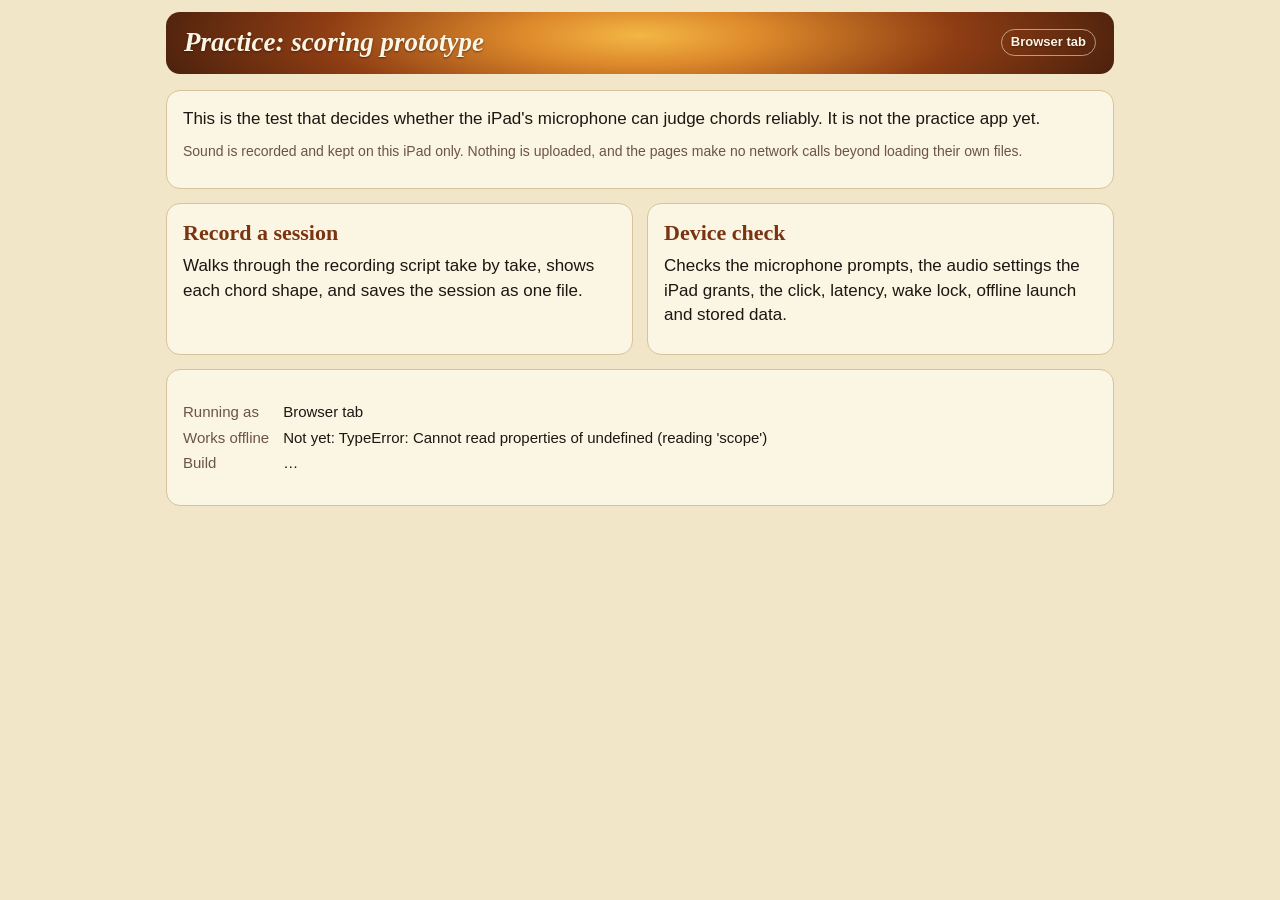
<file: index.html>
<!doctype html>
<html lang="en">
<head>
  <meta charset="utf-8">
  <meta name="viewport" content="width=device-width, initial-scale=1, viewport-fit=cover">
  <meta name="apple-mobile-web-app-capable" content="yes">
  <meta name="apple-mobile-web-app-title" content="Practice">
  <meta name="theme-color" content="#2a130a">
  <title>Practice</title>
  <link rel="manifest" href="manifest.webmanifest">
  <link rel="apple-touch-icon" href="icons/icon-180.png">
  <link rel="stylesheet" href="css/style.css">
</head>
<body>
  <header class="top">
    <h1>Practice: scoring prototype</h1>
    <span id="mode-chip" class="chip"></span>
  </header>
  <main>
    <div class="panel">
      <p>This is the test that decides whether the iPad's microphone can judge chords reliably. It is not the practice app yet.</p>
      <p class="small">Sound is recorded and kept on this iPad only. Nothing is uploaded, and the pages make no network calls beyond loading their own files.</p>
    </div>
    <div class="cards">
      <a class="card-link" href="capture.html">
        <div class="panel">
          <h2>Record a session</h2>
          <p>Walks through the recording script take by take, shows each chord shape, and saves the session as one file.</p>
        </div>
      </a>
      <a class="card-link" href="device-check.html">
        <div class="panel">
          <h2>Device check</h2>
          <p>Checks the microphone prompts, the audio settings the iPad grants, the click, latency, wake lock, offline launch and stored data.</p>
        </div>
      </a>
    </div>
    <div class="panel" style="margin-top:14px">
      <dl class="kv">
        <dt>Running as</dt><dd id="mode"></dd>
        <dt>Works offline</dt><dd id="offline">checking…</dd>
        <dt>Build</dt><dd id="build">…</dd>
      </dl>
    </div>
  </main>
  <script type="module" src="js/home.js"></script>
</body>
</html>
</file>
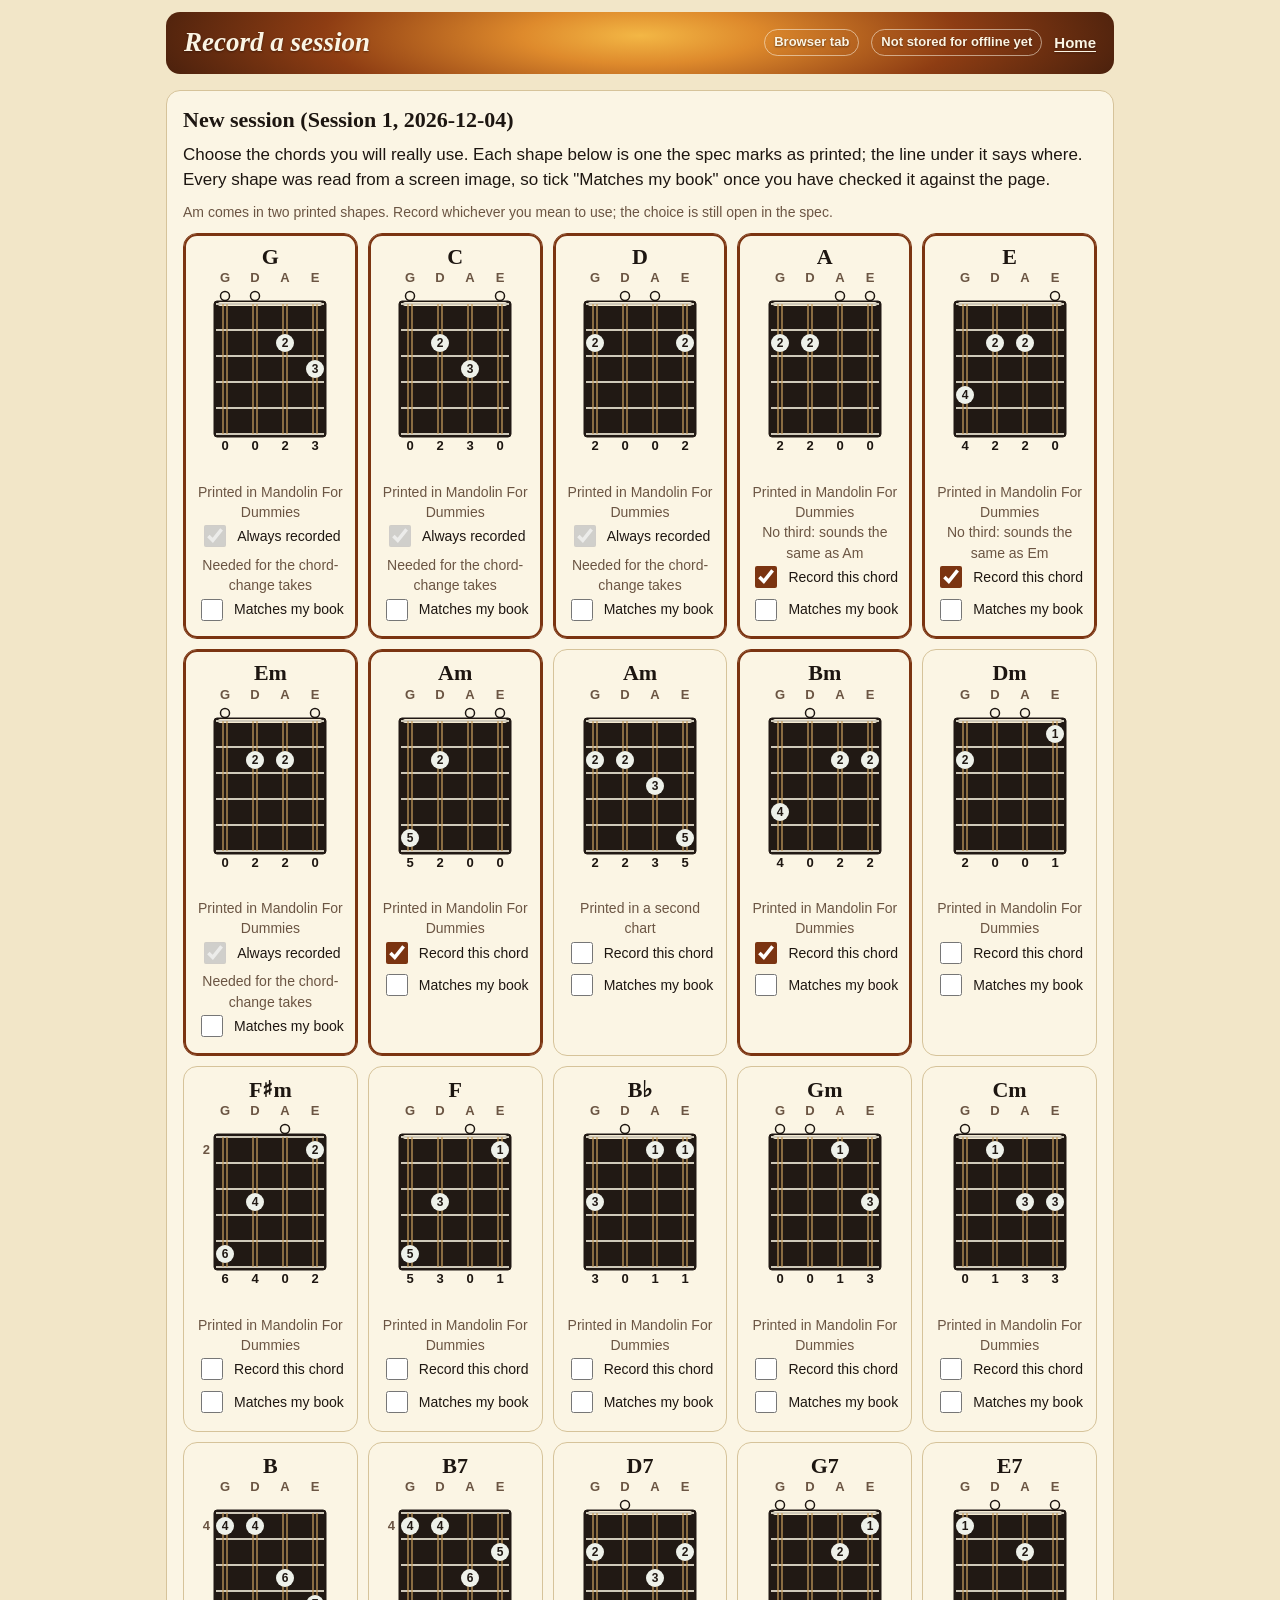
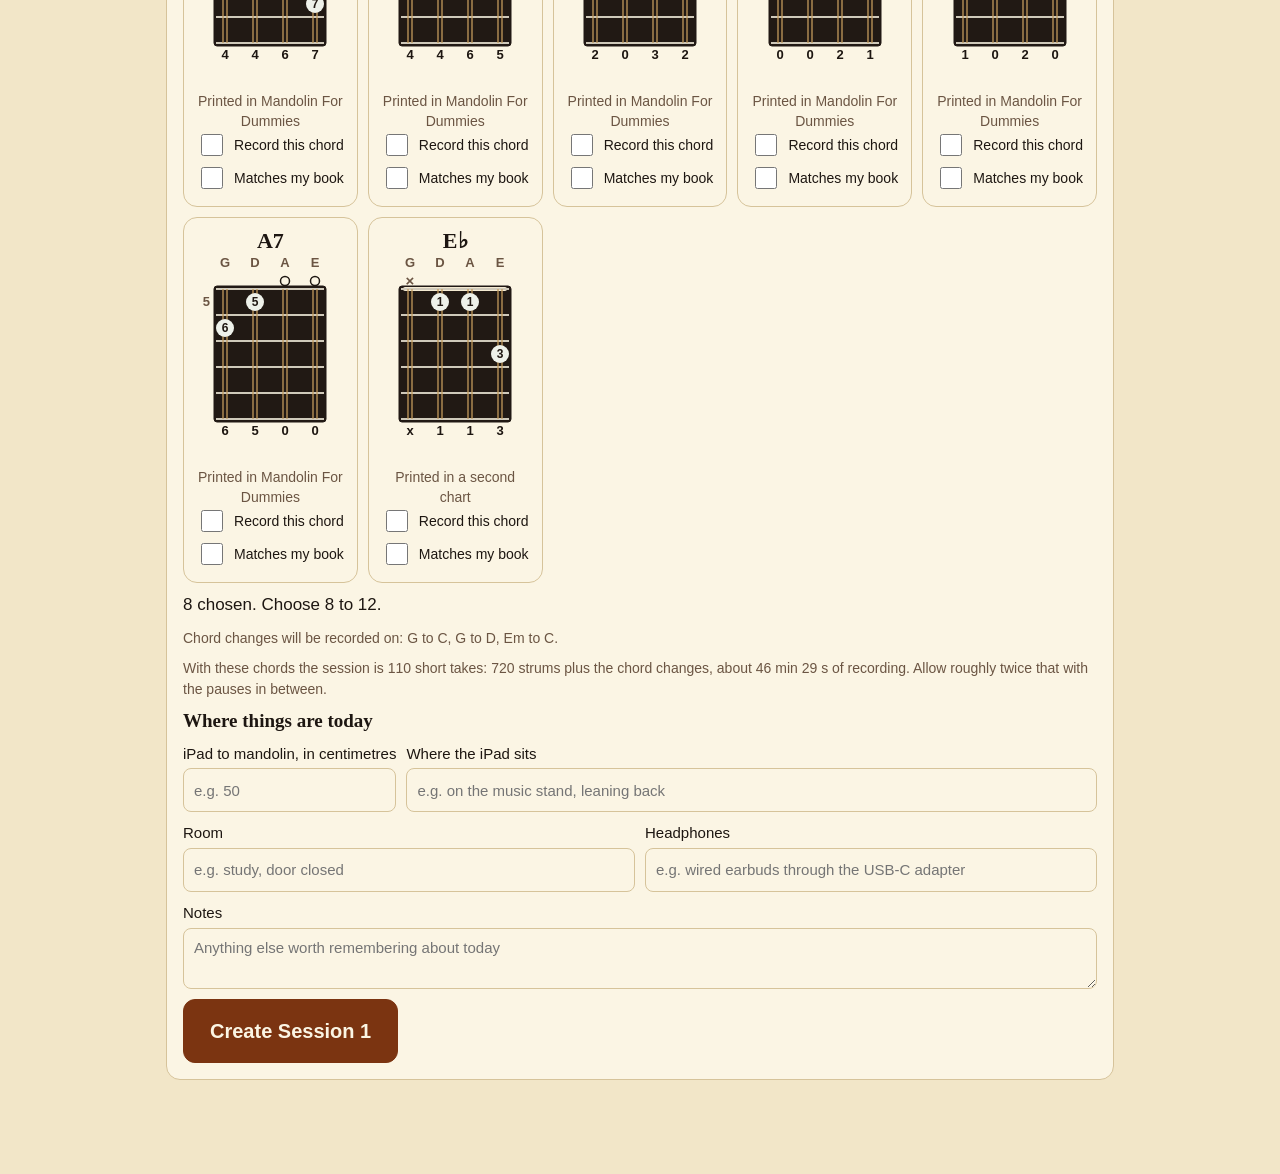
<file: capture.html>
<!doctype html>
<html lang="en">
<head>
  <meta charset="utf-8">
  <meta name="viewport" content="width=device-width, initial-scale=1, viewport-fit=cover">
  <meta name="apple-mobile-web-app-capable" content="yes">
  <meta name="apple-mobile-web-app-title" content="Practice">
  <meta name="theme-color" content="#2a130a">
  <title>Record a session</title>
  <link rel="manifest" href="manifest.webmanifest">
  <link rel="apple-touch-icon" href="icons/icon-180.png">
  <link rel="stylesheet" href="css/style.css">
</head>
<body>
  <header class="top">
    <h1>Record a session</h1>
    <span id="mode-chip" class="chip"></span>
    <span id="build-chip" class="chip"></span>
    <a href="index.html">Home</a>
  </header>
  <main id="app">
    <div class="panel"><p class="muted">Loading…</p></div>
  </main>
  <noscript><main><div class="banner bad">This page needs JavaScript.</div></main></noscript>
  <script type="module" src="js/capture/main.js"></script>
</body>
</html>
</file>
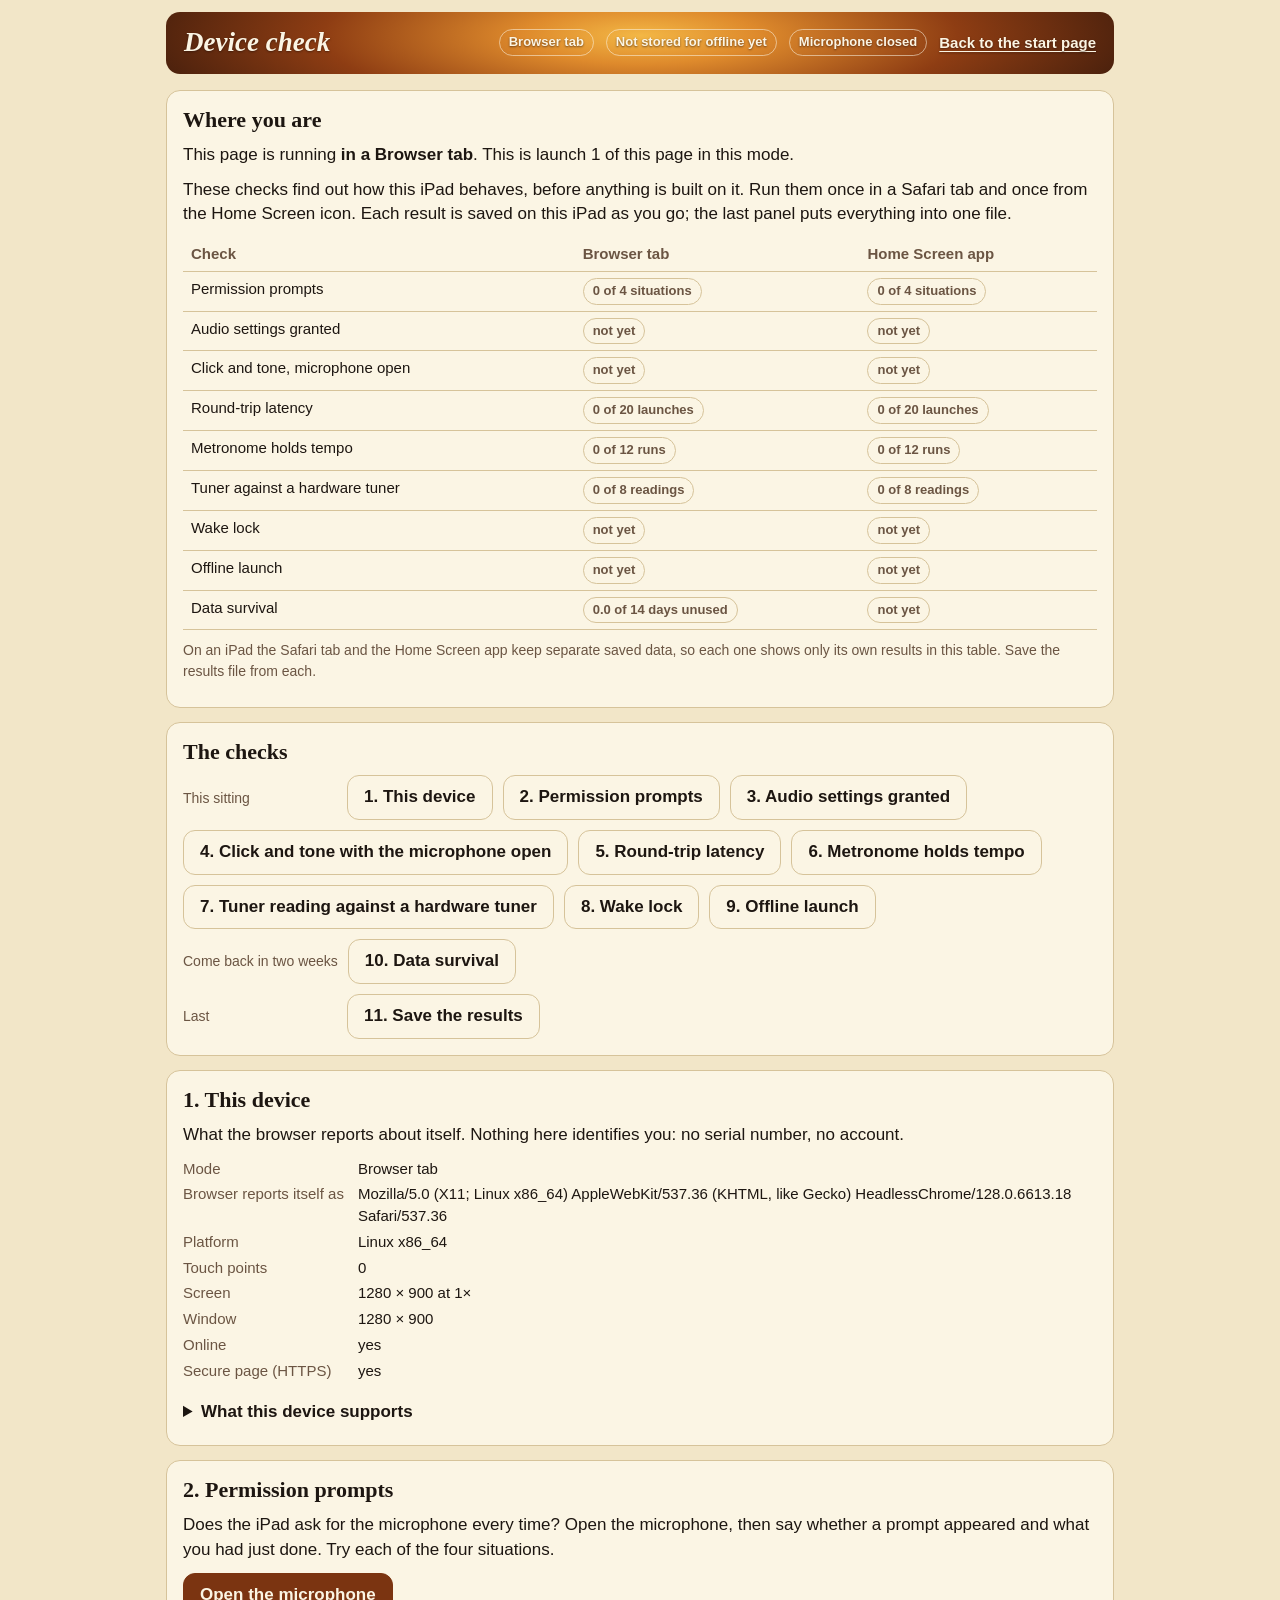
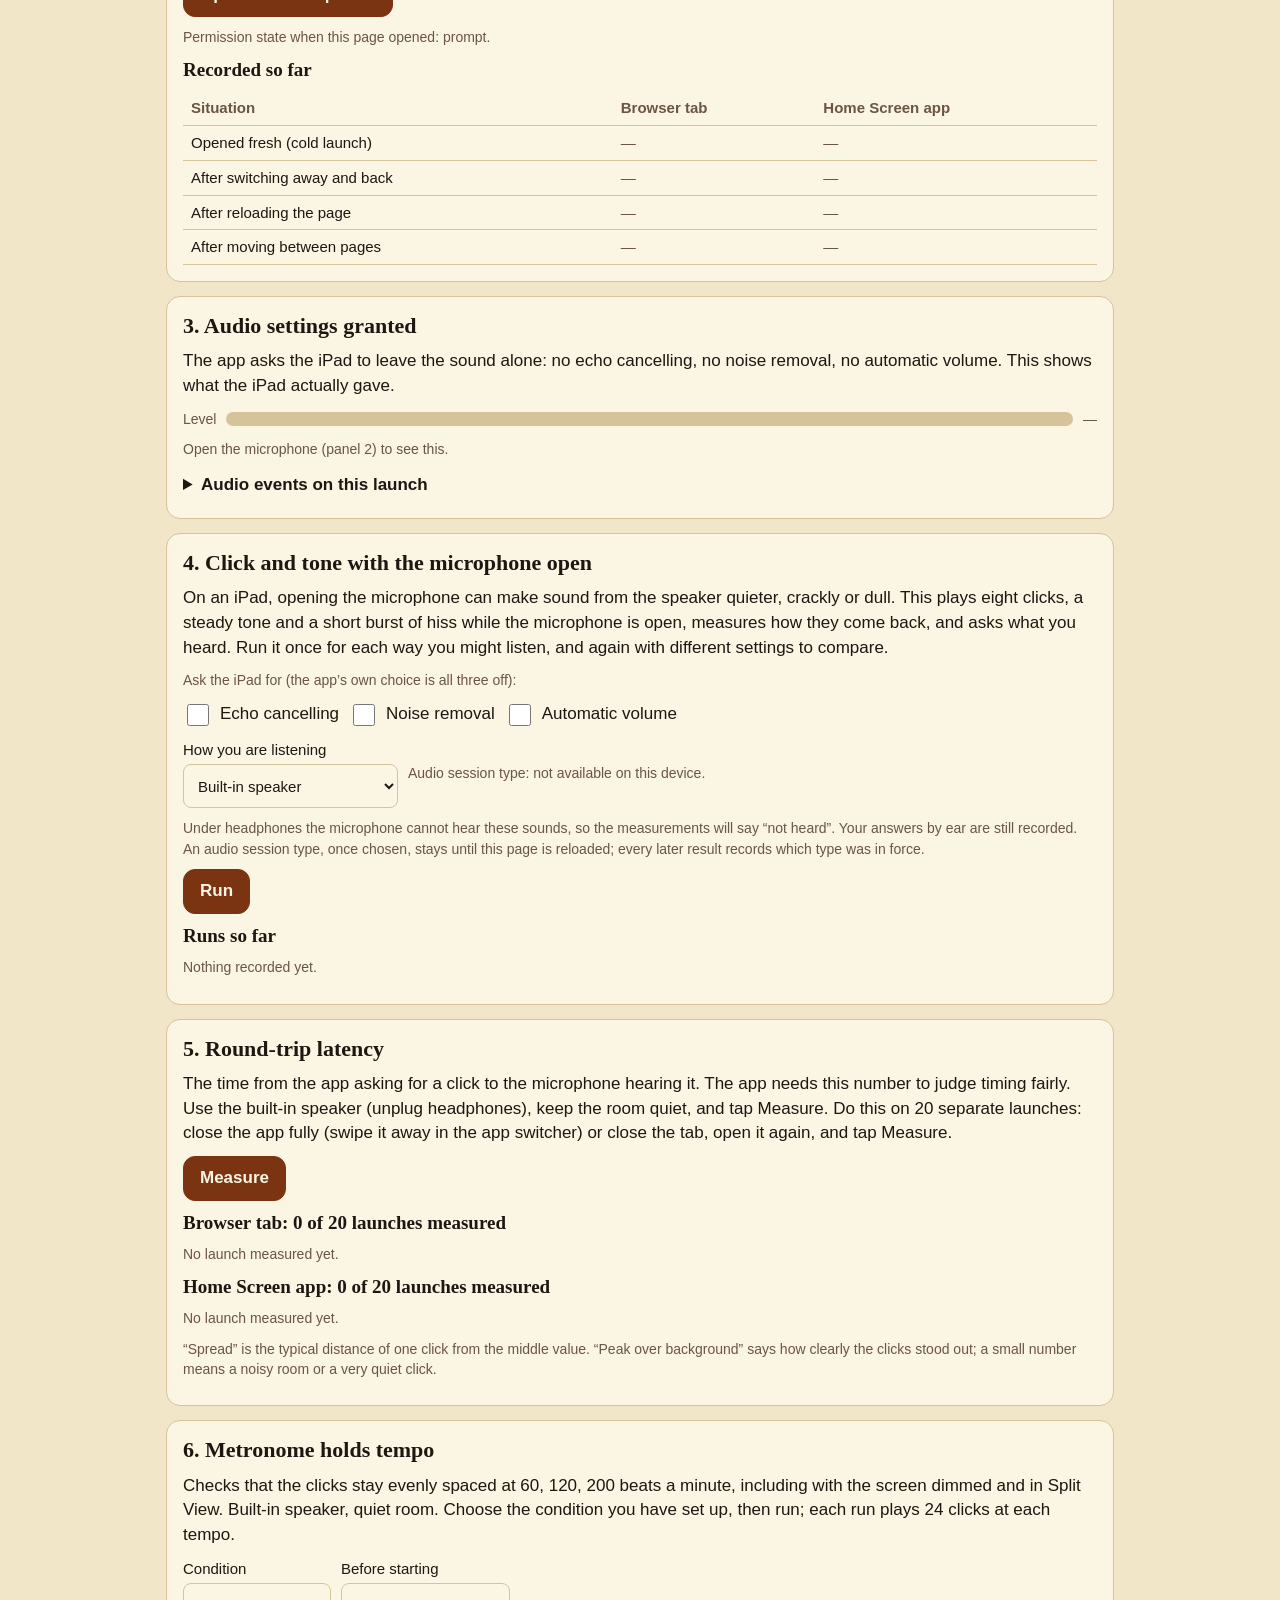
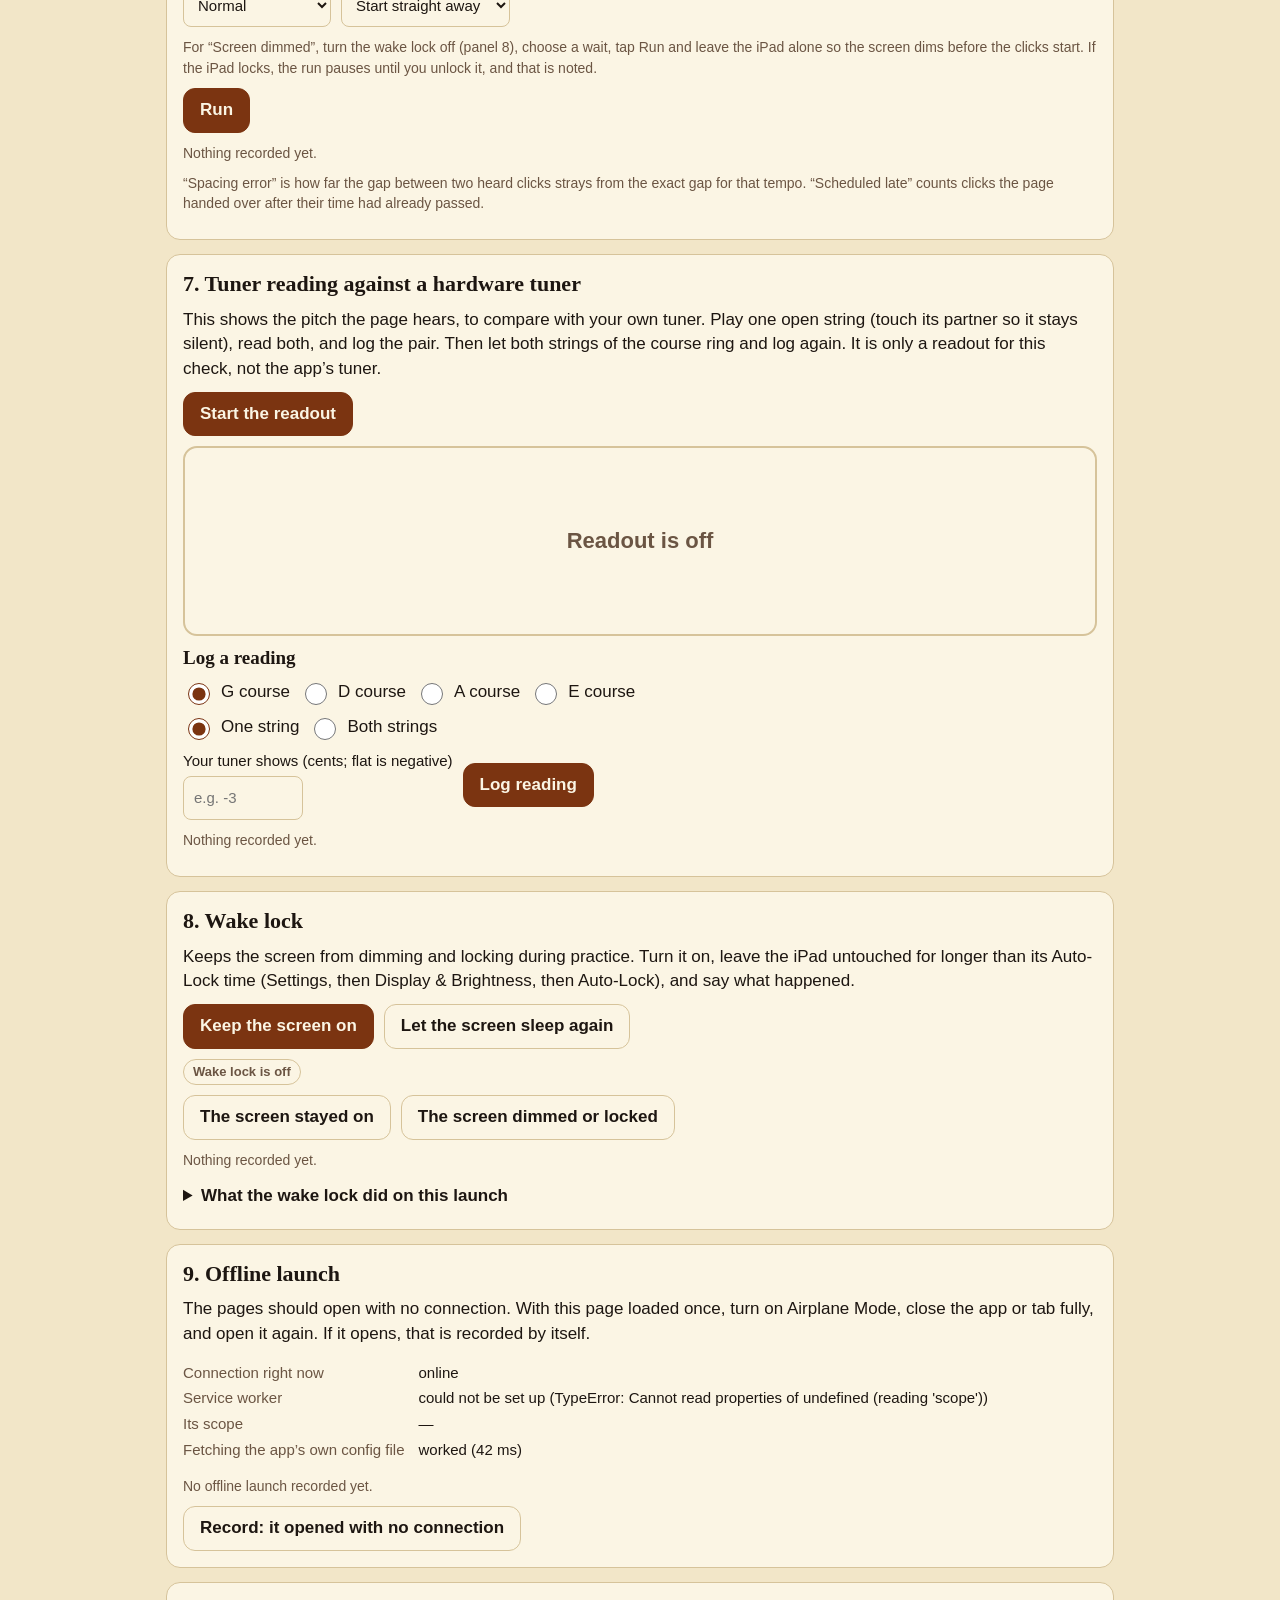
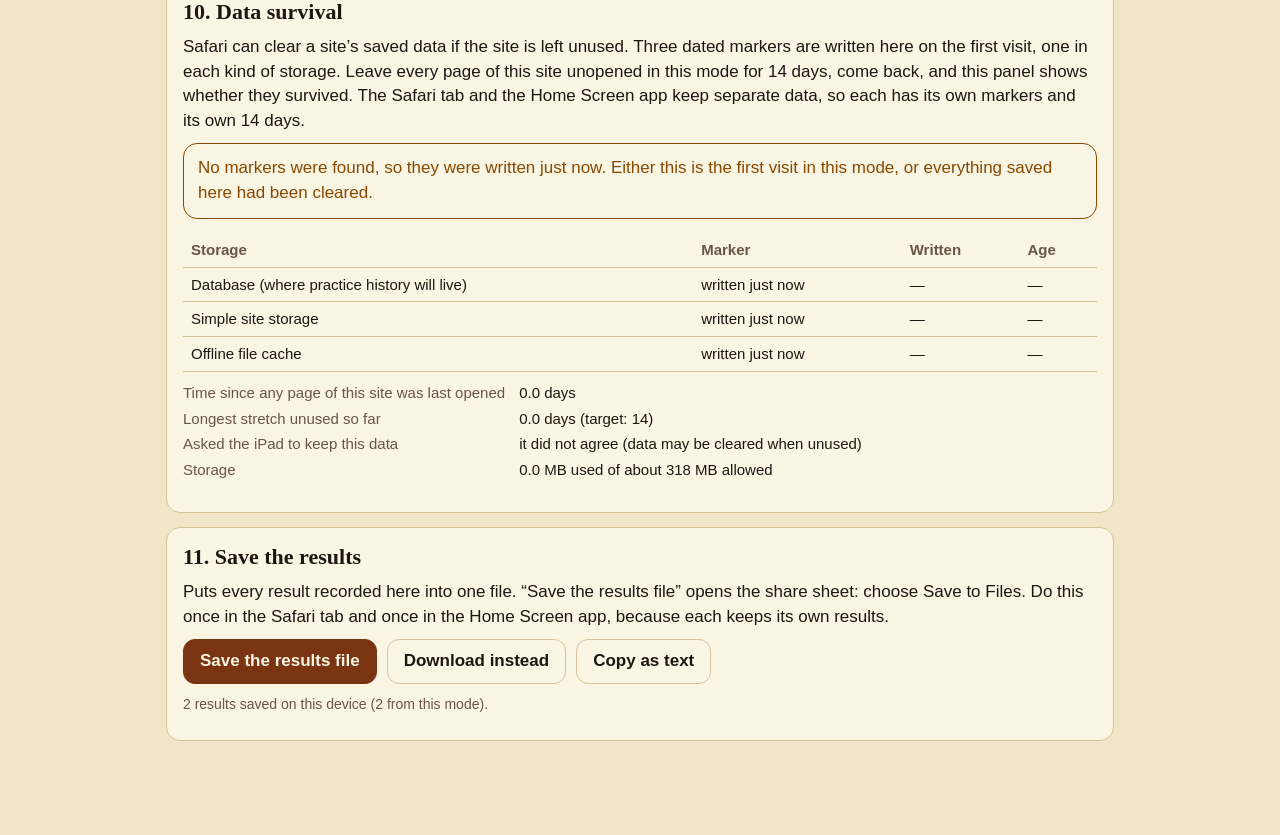
<file: device-check.html>
<!doctype html>
<html lang="en">
<head>
  <meta charset="utf-8">
  <meta name="viewport" content="width=device-width, initial-scale=1, viewport-fit=cover">
  <meta name="apple-mobile-web-app-capable" content="yes">
  <meta name="mobile-web-app-capable" content="yes">
  <meta name="apple-mobile-web-app-title" content="Practice">
  <title>Device check</title>
  <link rel="manifest" href="manifest.webmanifest">
  <link rel="apple-touch-icon" href="icons/icon-180.png">
  <link rel="icon" href="icons/icon-180.png">
  <link rel="stylesheet" href="css/style.css">
</head>
<body>
  <header class="top">
    <h1>Device check</h1>
    <span id="mode-chip" class="chip">…</span>
    <span id="build-chip" class="chip"></span>
    <span id="mic-chip" class="chip">Microphone closed</span>
    <a href="index.html">Back to the start page</a>
  </header>
  <main id="app">
    <div id="errors"></div>
    <p id="loading" class="muted">Loading…</p>
    <noscript>
      <div class="banner bad">This page needs JavaScript to run its checks.</div>
    </noscript>
  </main>
  <script type="module" src="js/device/main.js"></script>
</body>
</html>
</file>
<file: css/style.css>
/* One stylesheet for every page. System fonts only: nothing is fetched. */

:root {
  /* Sunburst: the colours of an F-style mandolin. Spruce page, ivory-binding
     panels, ebony ink, tobacco-brown actions, amber for the beat. Chord shapes
     are drawn on an ebony fingerboard with pearl dots and bronze strings. */
  --bg: #f2e6c8;
  --panel: #fbf5e4;
  --ink: #1d1611;
  --muted: #6b5543;
  --line: #d6c39a;
  --accent: #7b3411;
  --accent-ink: #fbf5e4;
  --warn: #8a4700;
  --bad: #a52a1c;
  --good: #2c6a3b;
  --flash: #f0a62a;
  --flash-ink: #1d1611;
  --board: #211914;
  --board-edge: #211914;
  --fret: #cfc9ba;
  --string: #c49b5c;
  --nut: #f4ead2;
  --dot: #eef1ea;
  --dot-ink: #211914;
  --board-mark: #ff8a73;
  --board-buzz: #f0a62a;
  --head: radial-gradient(62% 230% at 50% 38%, #f3b745 0%, #de8a2c 20%, #8e3d13 54%, #2a130a 100%);
  --head-ink: #fbf5e4;
  --radius: 14px;
  --font-display: Baskerville, "Hoefler Text", Georgia, serif;
  --font-body: "Avenir Next", Avenir, -apple-system, BlinkMacSystemFont, "Segoe UI", Roboto, Helvetica, Arial, sans-serif;
  color-scheme: light dark;
}

@media (prefers-color-scheme: dark) {
  :root {
    --bg: #15100c;
    --panel: #221913;
    --ink: #f4ead2;
    --muted: #bba88c;
    --line: #403025;
    --accent: #eda63a;
    --accent-ink: #1e1207;
    --warn: #f0a04b;
    --bad: #f0907e;
    --good: #86c792;
    --flash: #f4b544;
    --flash-ink: #1e1207;
    --board: #0c0907;
    --board-edge: #403025;
    --fret: #bdb7a8;
    --string: #c49b5c;
    --nut: #f4ead2;
    --dot: #f1f3ec;
    --dot-ink: #15100c;
    --board-mark: #ff8a73;
    --board-buzz: #f4b544;
    --head: radial-gradient(62% 230% at 50% 38%, #e9a93a 0%, #c9741f 18%, #6f2d0d 52%, #1b0c06 100%);
    --head-ink: #f4ead2;
  }
}

* { box-sizing: border-box; }

html { -webkit-text-size-adjust: 100%; }

body {
  margin: 0;
  padding: env(safe-area-inset-top) env(safe-area-inset-right) env(safe-area-inset-bottom) env(safe-area-inset-left);
  background: var(--bg);
  color: var(--ink);
  font: 17px/1.45 var(--font-body);
}

main { max-width: 980px; margin: 0 auto; padding: 16px 16px 80px; }

/* The one flourish: a sunburst band, light in the middle and dark at the rim,
   so the title on the left and the labels on the right both sit on the dark part. */
header.top {
  display: flex; align-items: center; gap: 12px; flex-wrap: wrap;
  max-width: 948px; margin: 12px auto 0; padding: 16px 18px;
  background: var(--head); color: var(--head-ink); border-radius: var(--radius);
}
@media (max-width: 980px) { header.top { margin: 12px 16px 0; } }
header.top h1 { font: italic 600 27px/1.1 var(--font-display); margin: 0; flex: 1 1 auto; }
/* A soft dark edge keeps the lettering readable where a long title reaches the light middle. */
header.top h1, header.top a, header.top .chip { text-shadow: 0 1px 2px rgba(42, 19, 10, 0.6); }
header.top a { color: var(--head-ink); font-size: 15px; font-weight: 600; text-underline-offset: 3px; }
header.top .chip { color: var(--head-ink); border-color: color-mix(in srgb, var(--head-ink) 55%, transparent); }

h2 { font: 600 22px/1.2 var(--font-display); margin: 0 0 8px; }
h3 { font: 600 19px/1.25 var(--font-display); margin: 0 0 6px; }
p { margin: 0 0 10px; }
small, .small { font-size: 14px; color: var(--muted); }
.muted { color: var(--muted); }

.panel {
  background: var(--panel); border: 1px solid var(--line); border-radius: var(--radius);
  padding: 16px; margin: 0 0 14px;
}

.panel.compact { padding: 10px 14px; }
.panel.compact h2 { font-size: 19px; margin: 0; }
.panel.compact p { margin: 0; }

.row { display: flex; gap: 10px; align-items: center; flex-wrap: wrap; }
.row.spread { justify-content: space-between; }
.stack > * + * { margin-top: 10px; }
.grow { flex: 1 1 auto; }

button, .button {
  font: inherit; font-weight: 600; min-height: 44px; padding: 9px 16px;
  border-radius: 12px; border: 1px solid var(--line); background: var(--panel); color: var(--ink);
  cursor: pointer; -webkit-tap-highlight-color: transparent; text-decoration: none; display: inline-block;
}
button.primary, .button.primary { background: var(--accent); color: var(--accent-ink); border-color: var(--accent); }
button.big { min-height: 64px; font-size: 20px; padding: 14px 26px; }
button.danger { color: var(--bad); }
button:disabled { opacity: 0.45; cursor: default; }

input[type="text"], input[type="number"], select, textarea {
  font: inherit; padding: 8px 10px; border-radius: 8px; border: 1px solid var(--line);
  background: var(--panel); color: var(--ink); min-height: 44px; max-width: 100%;
}
label { display: inline-flex; gap: 8px; align-items: center; }
label.field { display: flex; flex-direction: column; align-items: stretch; gap: 4px; font-size: 15px; }
input[type="checkbox"], input[type="radio"] { width: 22px; height: 22px; accent-color: var(--accent); }

table { border-collapse: collapse; width: 100%; font-size: 15px; }
th, td { text-align: left; padding: 6px 8px; border-bottom: 1px solid var(--line); vertical-align: top; }
th { color: var(--muted); font-weight: 600; }
td.num { font-variant-numeric: tabular-nums; }

details > summary { cursor: pointer; font-weight: 600; padding: 4px 0; }
pre { font: 13px/1.4 ui-monospace, Menlo, monospace; white-space: pre-wrap; word-break: break-word; margin: 6px 0 0; }

.chip {
  display: inline-block; font-size: 13px; font-weight: 600; padding: 3px 9px; border-radius: 999px;
  border: 1px solid var(--line); color: var(--muted); white-space: nowrap;
}
.chip.good { color: var(--good); border-color: var(--good); }
.chip.warn { color: var(--warn); border-color: var(--warn); }
.chip.bad { color: var(--bad); border-color: var(--bad); }

.banner { border-radius: var(--radius); padding: 12px 14px; margin: 0 0 14px; border: 1px solid var(--warn); color: var(--warn); background: var(--panel); }
.banner.bad { border-color: var(--bad); color: var(--bad); }
.banner.good { border-color: var(--good); color: var(--good); }

/* Level meter */
.meter { position: relative; height: 14px; border-radius: 7px; background: var(--line); overflow: hidden; min-width: 160px; flex: 1 1 200px; }
.meter > i { position: absolute; left: 0; top: 0; bottom: 0; width: 0%; background: var(--good); transition: width 60ms linear; }
.meter.hot > i { background: var(--bad); }

/* Chord cards and diagrams */
.chord-grid { display: grid; grid-template-columns: repeat(auto-fill, minmax(170px, 1fr)); gap: 10px; }
.chord-card { border: 1px solid var(--line); border-radius: var(--radius); padding: 10px; background: var(--panel); text-align: center; }
.chord-card.selected { border-color: var(--accent); box-shadow: 0 0 0 2px var(--accent) inset; }
.chord-card .name { font: 700 22px/1.2 var(--font-display); }
.chord-card label { justify-content: center; font-size: 14px; }
.shape-pair { display: flex; gap: 18px; align-items: flex-start; flex-wrap: wrap; }
.shape-pair figure { margin: 0; text-align: center; }
.shape-pair figcaption { font: 700 19px/1.2 var(--font-display); margin-bottom: 4px; }

.chord-diagram { max-width: 100%; height: auto; }
/* Drawn as a small fingerboard: ebony, nickel frets, bronze strings, pearl dots.
   The lines are far darker against their ground than the 3:1 a diagram needs. */
.cd-board { fill: var(--board); stroke: var(--board-edge); stroke-width: 1; }
.cd-name, .cd-num, .cd-pos { font: 600 13px var(--font-body); fill: var(--muted); }
.cd-num { fill: var(--ink); }
.cd-mute { font: 600 15px var(--font-body); fill: var(--muted); }
.cd-open { fill: none; stroke: var(--ink); stroke-width: 1.5; }
.cd-nut { stroke: var(--nut); stroke-width: 4; stroke-linecap: round; }
.cd-fret { stroke: var(--fret); stroke-width: 2; }
.cd-string { stroke: var(--string); stroke-width: 1.3; }
.cd-string.cd-damped { stroke: var(--board-mark); stroke-dasharray: 3 4; stroke-width: 1.8; }
.cd-string.cd-buzz { stroke: var(--board-buzz); stroke-dasharray: 1 3; stroke-width: 2; }
.cd-dot { fill: var(--dot); }
.cd-dot.cd-moved { fill: var(--board-mark); }
.cd-dot-text { font: 700 12px var(--font-body); fill: var(--dot-ink); }
.cd-ghost { fill: none; stroke: var(--nut); stroke-width: 1.5; stroke-dasharray: 3 3; }
.cd-fault { font: 700 12px var(--font-body); fill: var(--bad); }

/* Take list */
.take-list { list-style: none; margin: 0; padding: 0; }
.take-list li { border-bottom: 1px solid var(--line); }
.take-row { display: flex; gap: 10px; align-items: center; width: 100%; text-align: left; font-weight: 400; border: 0; border-radius: 8px; background: transparent; padding: 8px 6px; min-height: 44px; }
.take-list li.current { background: color-mix(in srgb, var(--accent) 12%, transparent); border-radius: 8px; }
.dot { width: 12px; height: 12px; border-radius: 50%; border: 2px solid var(--muted); flex: 0 0 auto; }
.dot.recorded { background: var(--good); border-color: var(--good); }
.dot.skipped { background: var(--muted); }
.dot.flagged { background: var(--warn); border-color: var(--warn); }

.progress { height: 8px; border-radius: 4px; background: var(--line); overflow: hidden; }
.progress > i { display: block; height: 100%; width: 0%; background: var(--accent); }

/* The cue shown while recording */
.cue {
  border-radius: var(--radius); border: 2px solid var(--line); padding: 22px 16px; text-align: center;
  min-height: 190px; display: flex; flex-direction: column; justify-content: center; gap: 8px;
  background: var(--panel); transition: background-color 120ms ease-out;
}
.cue.flash { background: var(--flash); color: var(--flash-ink); border-color: var(--flash); transition: none; }
.cue .big-text { font: 700 50px/1.05 var(--font-display); }
.cue .sub-text { font-size: 22px; font-weight: 600; }
.beat-dots { display: flex; gap: 10px; justify-content: center; }
.beat-dots i { width: 22px; height: 22px; border-radius: 50%; border: 2px solid currentColor; opacity: 0.35; }
.beat-dots i.on { background: currentColor; opacity: 1; }

.recording-mark { display: inline-block; width: 12px; height: 12px; border-radius: 50%; background: var(--bad); margin-right: 6px; animation: pulse 1s ease-in-out infinite; }
@keyframes pulse { 50% { opacity: 0.3; } }

.kv { display: grid; grid-template-columns: max-content 1fr; gap: 4px 14px; font-size: 15px; }
.kv dt { color: var(--muted); }
.kv dd { margin: 0; font-variant-numeric: tabular-nums; word-break: break-word; }

.cards { display: grid; grid-template-columns: repeat(auto-fit, minmax(260px, 1fr)); gap: 14px; }
.card-link { display: block; text-decoration: none; color: inherit; }
.card-link .panel { height: 100%; margin: 0; }
.card-link h2 { color: var(--accent); }

.hidden { display: none !important; }

button:focus-visible, .button:focus-visible, a:focus-visible, summary:focus-visible, select:focus-visible, input:focus-visible, textarea:focus-visible { outline: 3px solid var(--accent); outline-offset: 2px; }
/* A wide table scrolls inside its own panel and never widens the page. */
.panel { overflow-x: auto; }
</file>
